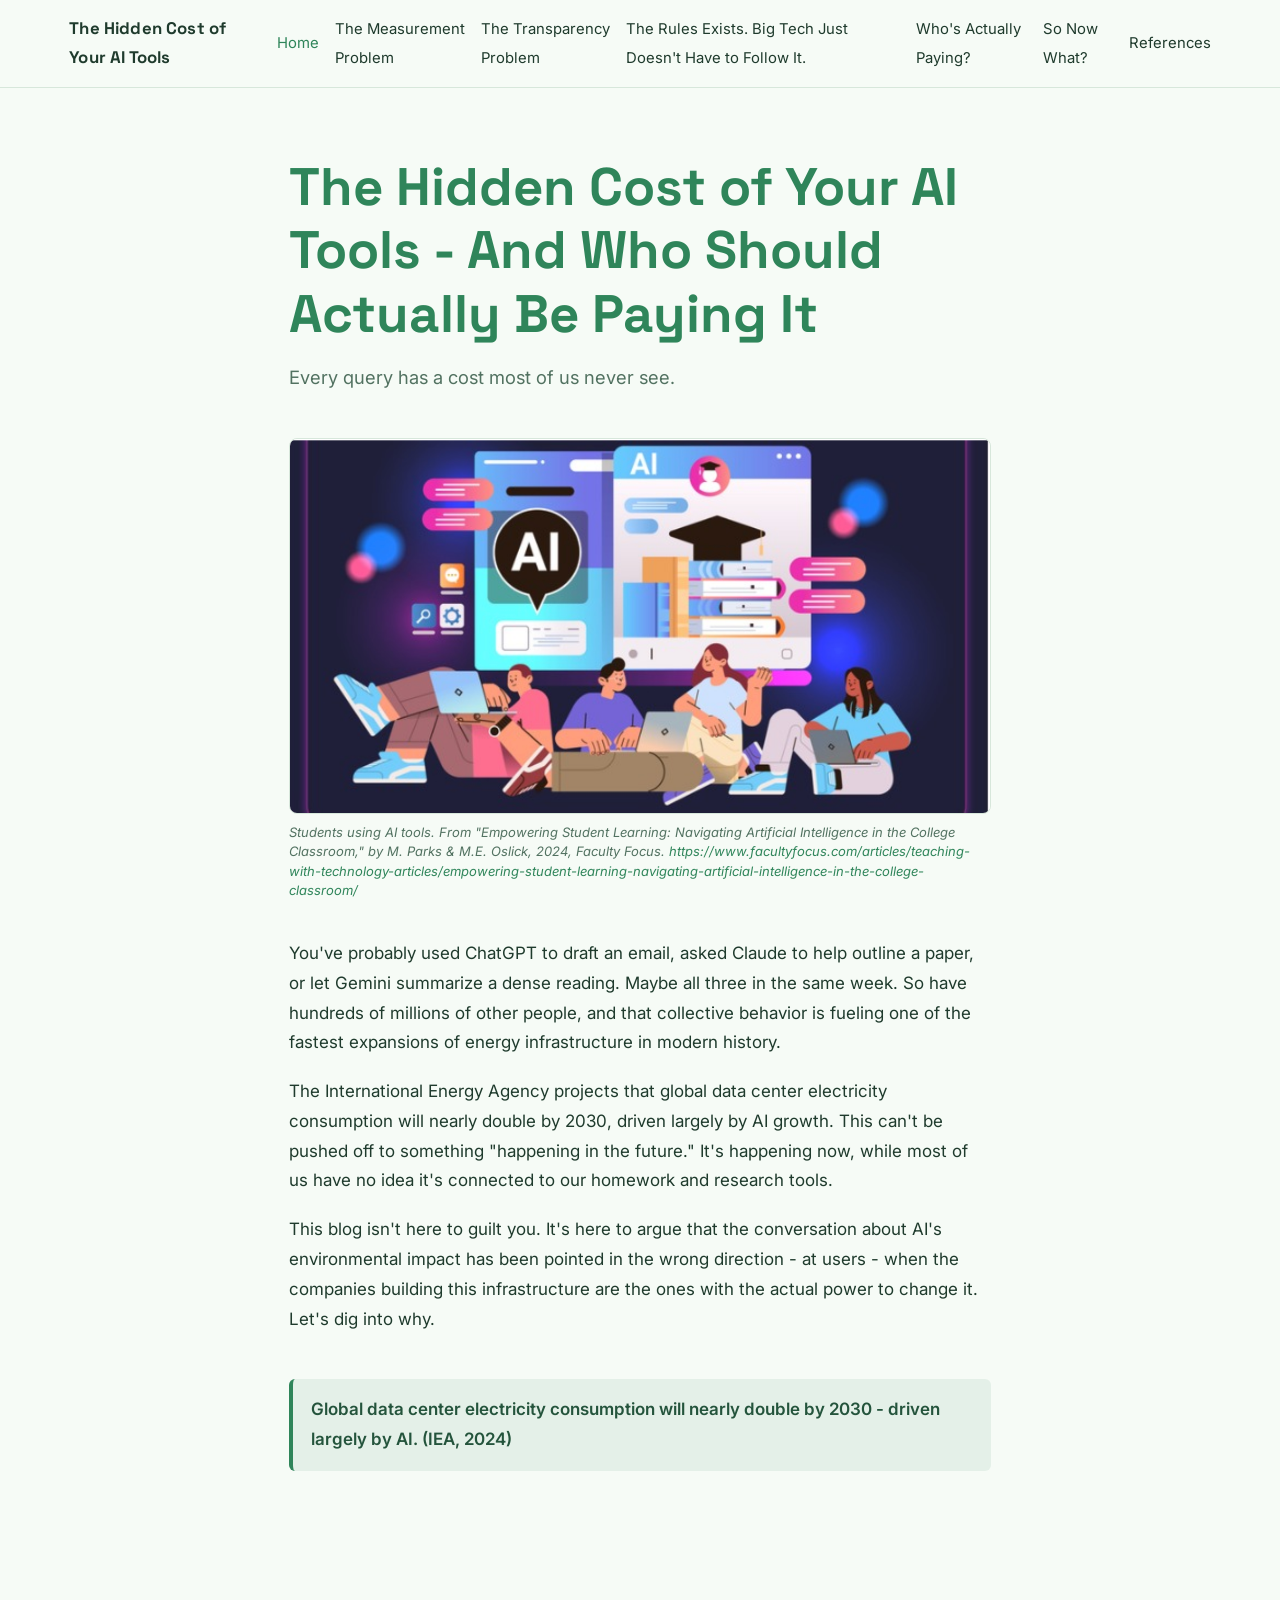
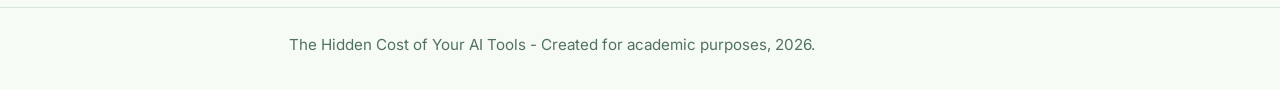
<file: index.html>
<!DOCTYPE html>
<html lang="en">
  <head>
    <meta charset="UTF-8" />
    <meta name="viewport" content="width=device-width, initial-scale=1.0" />
    <title>The Hidden Cost of Your AI Tools</title>
    <link rel="preconnect" href="https://fonts.googleapis.com" />
    <link rel="preconnect" href="https://fonts.gstatic.com" crossorigin />
    <link
      href="https://fonts.googleapis.com/css2?family=Inter:wght@400;500;600;700&family=Space+Grotesk:wght@500;600;700&display=swap"
      rel="stylesheet"
    />
    <link rel="stylesheet" href="css/style.css?v=2" />
  </head>
  <body>
    <header class="site-header">
      <div class="nav-container">
        <a class="site-title" href="index.html">The Hidden Cost of Your AI Tools</a>
        <button class="menu-toggle" type="button" aria-expanded="false" aria-label="Toggle navigation menu">Menu</button>
        <ul class="nav-links" id="navLinks">
          <li><a class="active" href="index.html">Home</a></li>
          <li><a href="measurement.html">The Measurement Problem</a></li>
          <li><a href="transparency.html">The Transparency Problem</a></li>
          <li><a href="regulation.html">The Rules Exists. Big Tech Just Doesn't Have to Follow It.</a></li>
          <li><a href="equity.html">Who's Actually Paying?</a></li>
          <li><a href="conclusion.html">So Now What?</a></li>
          <li><a href="references.html">References</a></li>
        </ul>
      </div>
    </header>

    <main>
      <section>
        <h1>The Hidden Cost of Your AI Tools - And Who Should Actually Be Paying It</h1>
        <p class="hero-subheading">Every query has a cost most of us never see.</p>
      </section>

      <figure>
        <img src="images/home.png" alt="A student using a laptop with AI tools" />
        <figcaption>
          Students using AI tools. From "Empowering Student Learning: Navigating Artificial Intelligence in the College Classroom," by M. Parks
          &amp; M.E. Oslick, 2024, Faculty Focus.
          <a
            href="https://www.facultyfocus.com/articles/teaching-with-technology-articles/empowering-student-learning-navigating-artificial-intelligence-in-the-college-classroom/"
            target="_blank"
            rel="noopener noreferrer"
            >https://www.facultyfocus.com/articles/teaching-with-technology-articles/empowering-student-learning-navigating-artificial-intelligence-in-the-college-classroom/</a
          >
        </figcaption>
      </figure>

      <section>
        <p>
          You've probably used ChatGPT to draft an email, asked Claude to help outline a paper, or let Gemini summarize a dense reading. Maybe all
          three in the same week. So have hundreds of millions of other people, and that collective behavior is fueling one of the fastest
          expansions of energy infrastructure in modern history.
        </p>
        <p>
          The International Energy Agency projects that global data center electricity consumption will nearly double by 2030, driven largely by AI
          growth. This can't be pushed off to something "happening in the future." It's happening now, while most of us have no idea it's connected
          to our homework and research tools.
        </p>
        <p>
          This blog isn't here to guilt you. It's here to argue that the conversation about AI's environmental impact has been pointed in the wrong
          direction - at users - when the companies building this infrastructure are the ones with the actual power to change it. Let's dig into
          why.
        </p>
      </section>

      <aside class="callout">
        Global data center electricity consumption will nearly double by 2030 - driven largely by AI. (IEA, 2024)
      </aside>
    </main>

    <footer class="site-footer">
      <div class="footer-inner">The Hidden Cost of Your AI Tools - Created for academic purposes, 2026.</div>
    </footer>

    <script>
      const menuToggle = document.querySelector(".menu-toggle");
      const navLinks = document.querySelector("#navLinks");
      menuToggle.addEventListener("click", () => {
        navLinks.classList.toggle("open");
        const expanded = menuToggle.getAttribute("aria-expanded") === "true";
        menuToggle.setAttribute("aria-expanded", String(!expanded));
      });
    </script>
  </body>
</html>
</file>
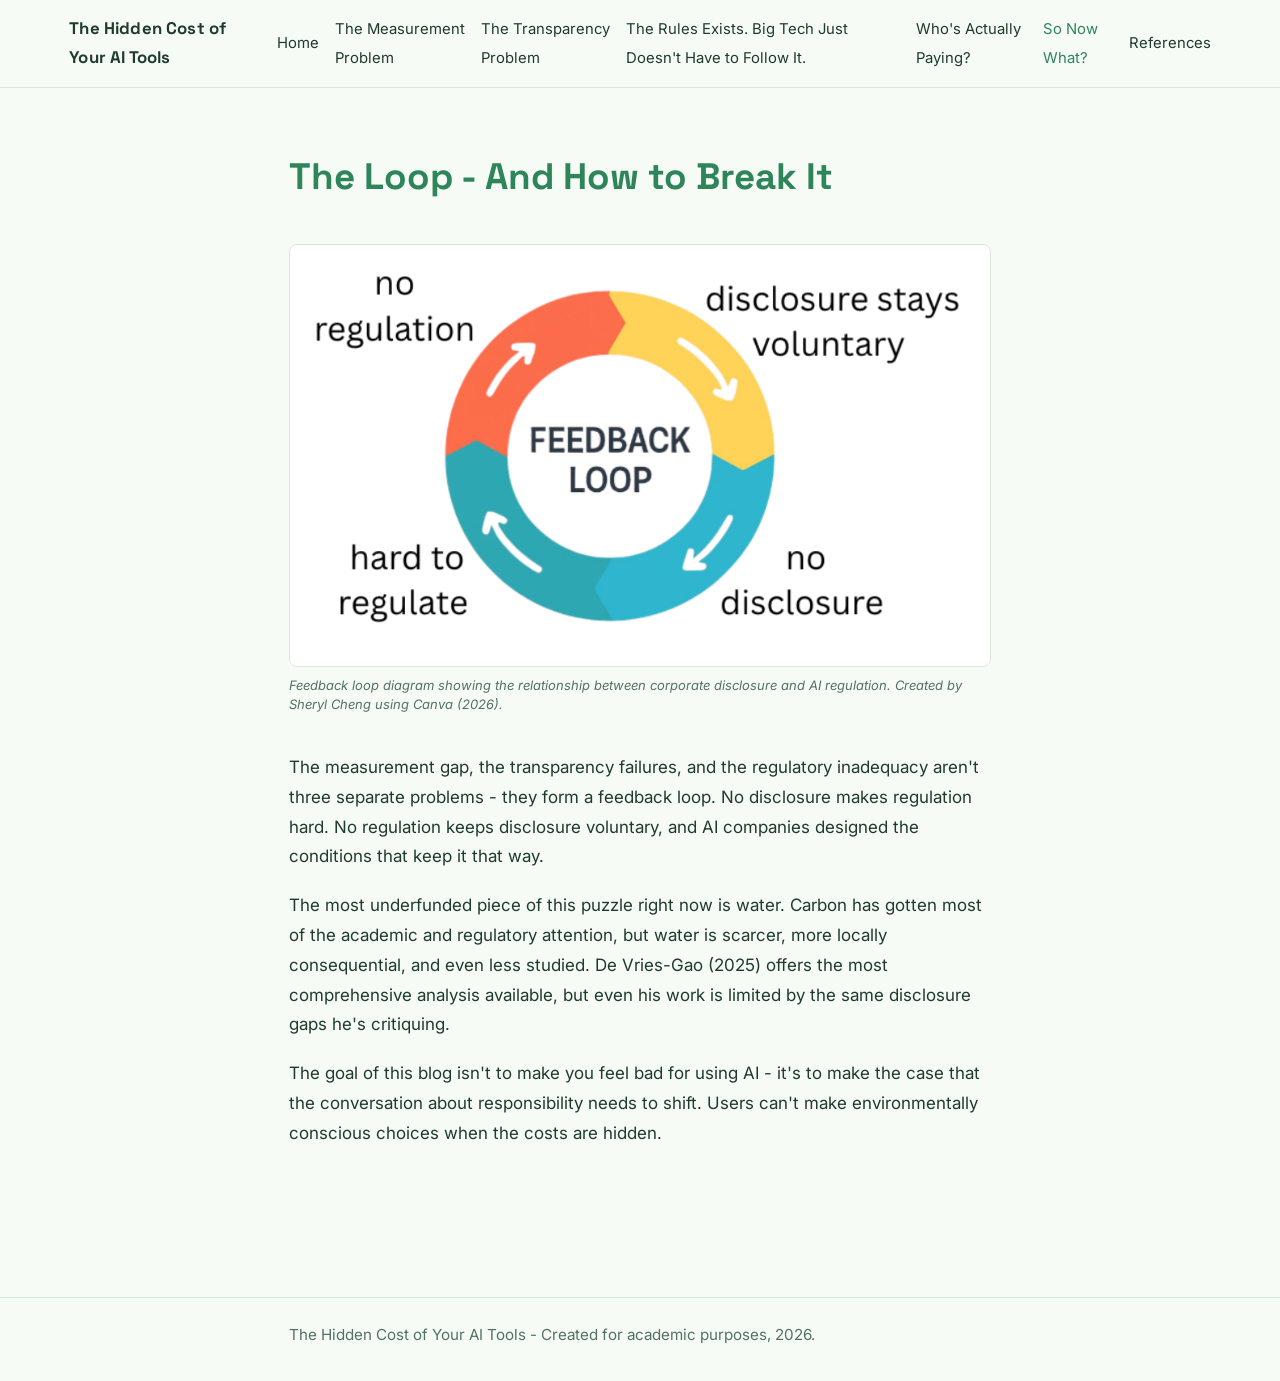
<file: conclusion.html>
<!DOCTYPE html>
<html lang="en">
  <head>
    <meta charset="UTF-8" />
    <meta name="viewport" content="width=device-width, initial-scale=1.0" />
    <title>So Now What? | The Hidden Cost of Your AI Tools</title>
    <link rel="preconnect" href="https://fonts.googleapis.com" />
    <link rel="preconnect" href="https://fonts.gstatic.com" crossorigin />
    <link
      href="https://fonts.googleapis.com/css2?family=Inter:wght@400;500;600;700&family=Space+Grotesk:wght@500;600;700&display=swap"
      rel="stylesheet"
    />
    <link rel="stylesheet" href="css/style.css?v=2" />
  </head>
  <body>
    <header class="site-header">
      <div class="nav-container">
        <a class="site-title" href="index.html">The Hidden Cost of Your AI Tools</a>
        <button class="menu-toggle" type="button" aria-expanded="false" aria-label="Toggle navigation menu">Menu</button>
        <ul class="nav-links" id="navLinks">
          <li><a href="index.html">Home</a></li>
          <li><a href="measurement.html">The Measurement Problem</a></li>
          <li><a href="transparency.html">The Transparency Problem</a></li>
          <li><a href="regulation.html">The Rules Exists. Big Tech Just Doesn't Have to Follow It.</a></li>
          <li><a href="equity.html">Who's Actually Paying?</a></li>
          <li><a class="active" href="conclusion.html">So Now What?</a></li>
          <li><a href="references.html">References</a></li>
        </ul>
      </div>
    </header>

    <main>
      <section>
        <h2>The Loop - And How to Break It</h2>
      </section>

      <figure>
        <img src="images/feedbackloop.png" alt="Feedback loop diagram showing the relationship between corporate disclosure and AI regulation" />
        <figcaption>Feedback loop diagram showing the relationship between corporate disclosure and AI regulation. Created by Sheryl Cheng using Canva (2026).</figcaption>
      </figure>

      <section>
        <p>
          The measurement gap, the transparency failures, and the regulatory inadequacy aren't three separate problems - they form a feedback loop.
          No disclosure makes regulation hard. No regulation keeps disclosure voluntary, and AI companies designed the conditions that keep it that
          way.
        </p>
        <p>
          The most underfunded piece of this puzzle right now is water. Carbon has gotten most of the academic and regulatory attention, but water
          is scarcer, more locally consequential, and even less studied. De Vries-Gao (2025) offers the most comprehensive analysis available, but
          even his work is limited by the same disclosure gaps he's critiquing.
        </p>
        <p>
          The goal of this blog isn't to make you feel bad for using AI - it's to make the case that the conversation about responsibility needs to
          shift. Users can't make environmentally conscious choices when the costs are hidden.
        </p>
      </section>
    </main>

    <footer class="site-footer">
      <div class="footer-inner">The Hidden Cost of Your AI Tools - Created for academic purposes, 2026.</div>
    </footer>

    <script>
      const menuToggle = document.querySelector(".menu-toggle");
      const navLinks = document.querySelector("#navLinks");
      menuToggle.addEventListener("click", () => {
        navLinks.classList.toggle("open");
        const expanded = menuToggle.getAttribute("aria-expanded") === "true";
        menuToggle.setAttribute("aria-expanded", String(!expanded));
      });
    </script>
  </body>
</html>
</file>
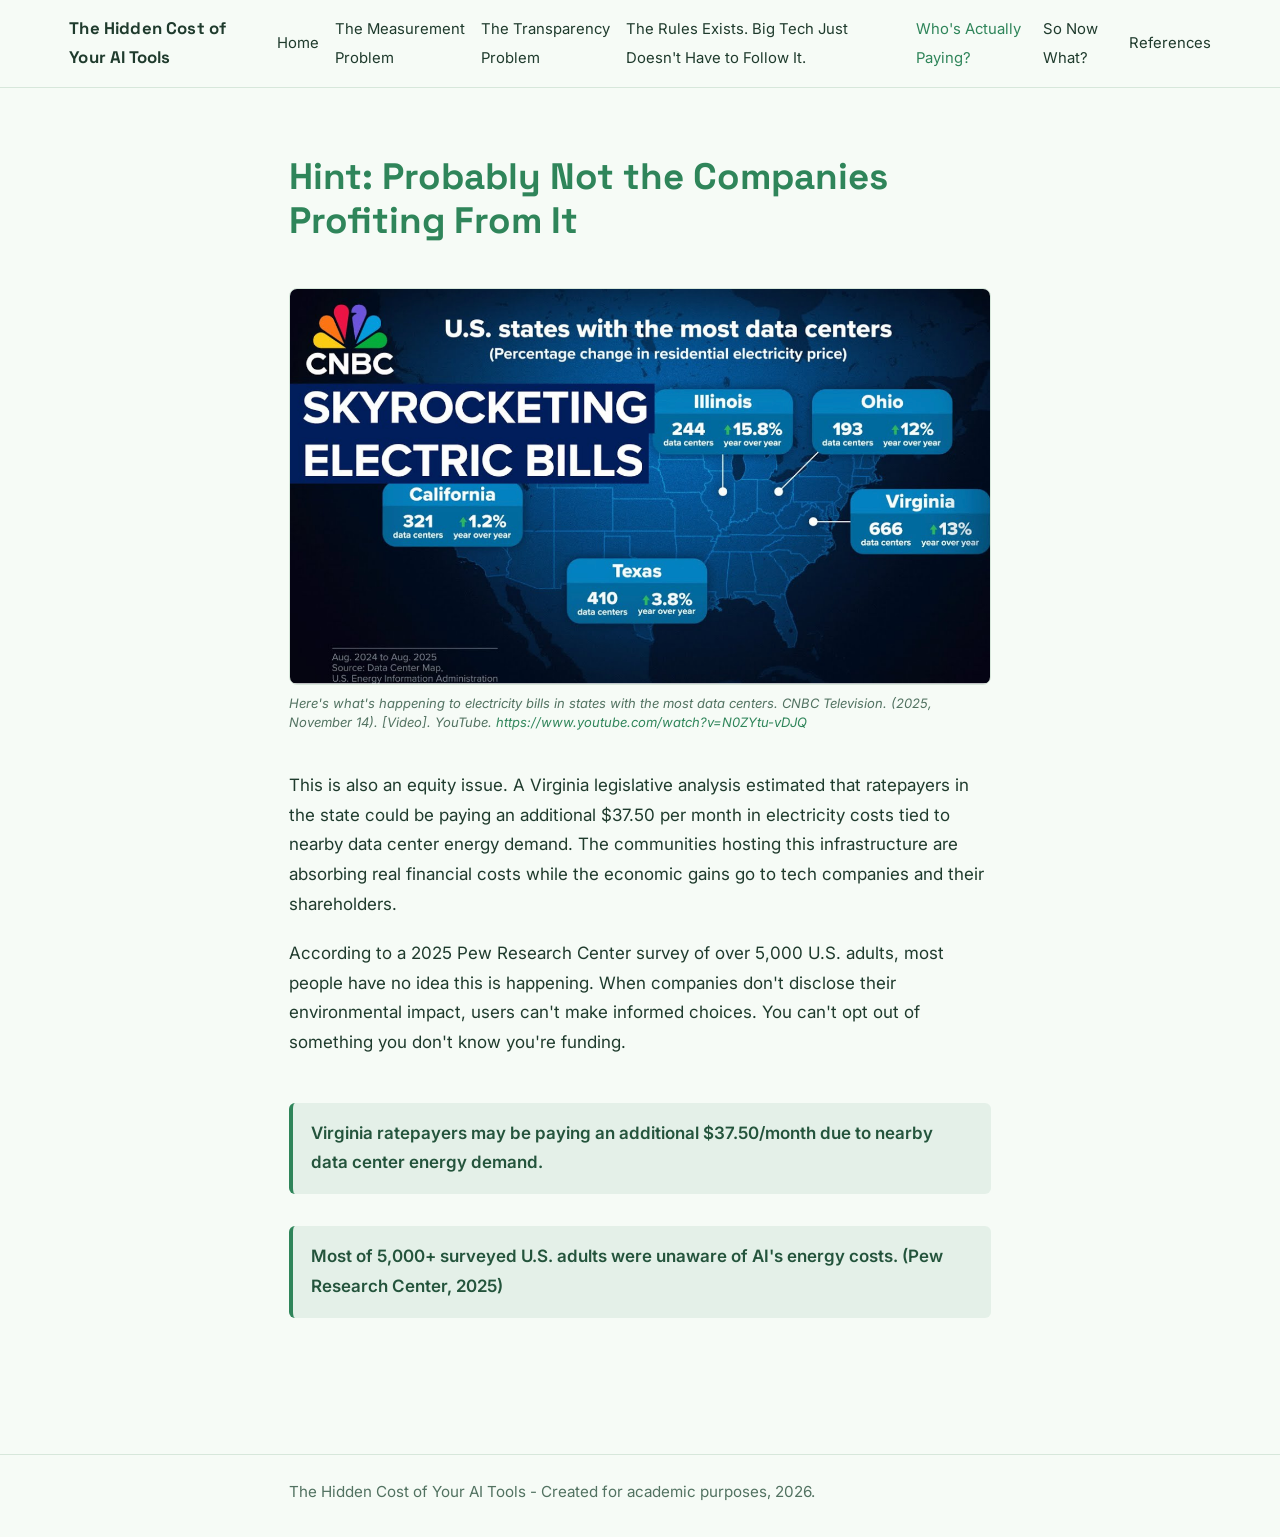
<file: equity.html>
<!DOCTYPE html>
<html lang="en">
  <head>
    <meta charset="UTF-8" />
    <meta name="viewport" content="width=device-width, initial-scale=1.0" />
    <title>Who's Actually Paying? | The Hidden Cost of Your AI Tools</title>
    <link rel="preconnect" href="https://fonts.googleapis.com" />
    <link rel="preconnect" href="https://fonts.gstatic.com" crossorigin />
    <link
      href="https://fonts.googleapis.com/css2?family=Inter:wght@400;500;600;700&family=Space+Grotesk:wght@500;600;700&display=swap"
      rel="stylesheet"
    />
    <link rel="stylesheet" href="css/style.css?v=2" />
  </head>
  <body>
    <header class="site-header">
      <div class="nav-container">
        <a class="site-title" href="index.html">The Hidden Cost of Your AI Tools</a>
        <button class="menu-toggle" type="button" aria-expanded="false" aria-label="Toggle navigation menu">Menu</button>
        <ul class="nav-links" id="navLinks">
          <li><a href="index.html">Home</a></li>
          <li><a href="measurement.html">The Measurement Problem</a></li>
          <li><a href="transparency.html">The Transparency Problem</a></li>
          <li><a href="regulation.html">The Rules Exists. Big Tech Just Doesn't Have to Follow It.</a></li>
          <li><a class="active" href="equity.html">Who's Actually Paying?</a></li>
          <li><a href="conclusion.html">So Now What?</a></li>
          <li><a href="references.html">References</a></li>
        </ul>
      </div>
    </header>

    <main>
      <section>
        <h2>Hint: Probably Not the Companies Profiting From It</h2>
      </section>

      <figure>
        <img src="images/equity.png" alt="Electricity bill graphic with data center cost callout" />
        <figcaption>
          Here's what's happening to electricity bills in states with the most data centers. CNBC Television. (2025, November 14). [Video].
          YouTube.
          <a href="https://www.youtube.com/watch?v=N0ZYtu-vDJQ" target="_blank" rel="noopener noreferrer"
            >https://www.youtube.com/watch?v=N0ZYtu-vDJQ</a
          >
        </figcaption>
      </figure>

      <section>
        <p>
          This is also an equity issue. A Virginia legislative analysis estimated that ratepayers in the state could be paying an additional $37.50
          per month in electricity costs tied to nearby data center energy demand. The communities hosting this infrastructure are absorbing real
          financial costs while the economic gains go to tech companies and their shareholders.
        </p>
        <p>
          According to a 2025 Pew Research Center survey of over 5,000 U.S. adults, most people have no idea this is happening. When companies
          don't disclose their environmental impact, users can't make informed choices. You can't opt out of something you don't know you're funding.
        </p>
      </section>

      <aside class="callout">
        Virginia ratepayers may be paying an additional $37.50/month due to nearby data center energy demand.
      </aside>
      <aside class="callout">Most of 5,000+ surveyed U.S. adults were unaware of AI's energy costs. (Pew Research Center, 2025)</aside>
    </main>

    <footer class="site-footer">
      <div class="footer-inner">The Hidden Cost of Your AI Tools - Created for academic purposes, 2026.</div>
    </footer>

    <script>
      const menuToggle = document.querySelector(".menu-toggle");
      const navLinks = document.querySelector("#navLinks");
      menuToggle.addEventListener("click", () => {
        navLinks.classList.toggle("open");
        const expanded = menuToggle.getAttribute("aria-expanded") === "true";
        menuToggle.setAttribute("aria-expanded", String(!expanded));
      });
    </script>
  </body>
</html>
</file>
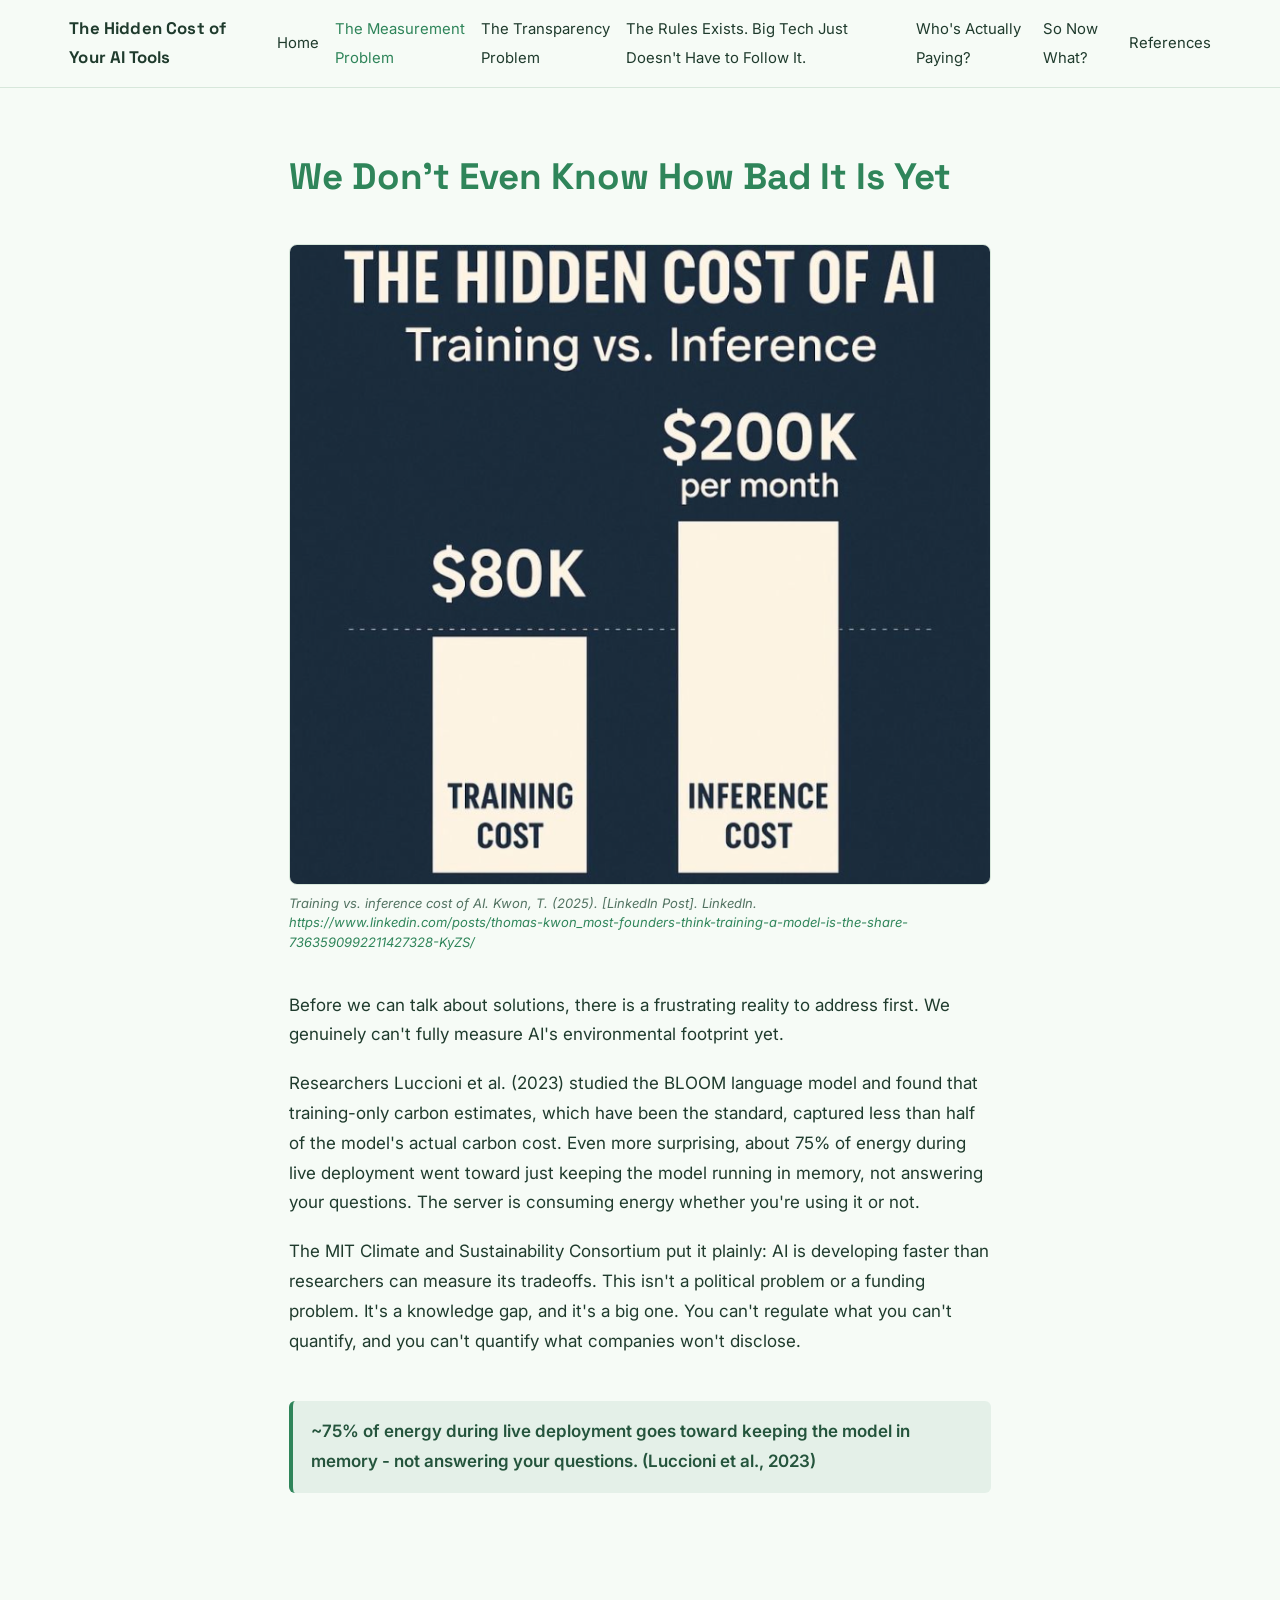
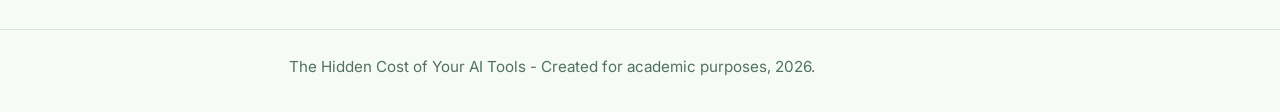
<file: measurement.html>
<!DOCTYPE html>
<html lang="en">
  <head>
    <meta charset="UTF-8" />
    <meta name="viewport" content="width=device-width, initial-scale=1.0" />
    <title>The Measurement Problem | The Hidden Cost of Your AI Tools</title>
    <link rel="preconnect" href="https://fonts.googleapis.com" />
    <link rel="preconnect" href="https://fonts.gstatic.com" crossorigin />
    <link
      href="https://fonts.googleapis.com/css2?family=Inter:wght@400;500;600;700&family=Space+Grotesk:wght@500;600;700&display=swap"
      rel="stylesheet"
    />
    <link rel="stylesheet" href="css/style.css?v=2" />
  </head>
  <body>
    <header class="site-header">
      <div class="nav-container">
        <a class="site-title" href="index.html">The Hidden Cost of Your AI Tools</a>
        <button class="menu-toggle" type="button" aria-expanded="false" aria-label="Toggle navigation menu">Menu</button>
        <ul class="nav-links" id="navLinks">
          <li><a href="index.html">Home</a></li>
          <li><a class="active" href="measurement.html">The Measurement Problem</a></li>
          <li><a href="transparency.html">The Transparency Problem</a></li>
          <li><a href="regulation.html">The Rules Exists. Big Tech Just Doesn't Have to Follow It.</a></li>
          <li><a href="equity.html">Who's Actually Paying?</a></li>
          <li><a href="conclusion.html">So Now What?</a></li>
          <li><a href="references.html">References</a></li>
        </ul>
      </div>
    </header>

    <main>
      <section>
        <h2>We Don't Even Know How Bad It Is Yet</h2>
      </section>

      <figure>
        <img
          src="images/measurement.png"
          alt="Infographic comparing training-only vs full lifecycle carbon estimates"
        />
        <figcaption>
          Training vs. inference cost of AI. Kwon, T. (2025). [LinkedIn Post]. LinkedIn.
          <a
            href="https://www.linkedin.com/posts/thomas-kwon_most-founders-think-training-a-model-is-the-share-7363590992211427328-KyZS/"
            target="_blank"
            rel="noopener noreferrer"
            >https://www.linkedin.com/posts/thomas-kwon_most-founders-think-training-a-model-is-the-share-7363590992211427328-KyZS/</a
          >
        </figcaption>
      </figure>

      <section>
        <p>
          Before we can talk about solutions, there is a frustrating reality to address first. We genuinely can't fully measure AI's environmental
          footprint yet.
        </p>
        <p>
          Researchers Luccioni et al. (2023) studied the BLOOM language model and found that training-only carbon estimates, which have been the
          standard, captured less than half of the model's actual carbon cost. Even more surprising, about 75% of energy during live deployment
          went toward just keeping the model running in memory, not answering your questions. The server is consuming energy whether you're using it
          or not.
        </p>
        <p>
          The MIT Climate and Sustainability Consortium put it plainly: AI is developing faster than researchers can measure its tradeoffs. This
          isn't a political problem or a funding problem. It's a knowledge gap, and it's a big one. You can't regulate what you can't quantify, and
          you can't quantify what companies won't disclose.
        </p>
      </section>

      <aside class="callout">
        ~75% of energy during live deployment goes toward keeping the model in memory - not answering your questions. (Luccioni et al., 2023)
      </aside>
    </main>

    <footer class="site-footer">
      <div class="footer-inner">The Hidden Cost of Your AI Tools - Created for academic purposes, 2026.</div>
    </footer>

    <script>
      const menuToggle = document.querySelector(".menu-toggle");
      const navLinks = document.querySelector("#navLinks");
      menuToggle.addEventListener("click", () => {
        navLinks.classList.toggle("open");
        const expanded = menuToggle.getAttribute("aria-expanded") === "true";
        menuToggle.setAttribute("aria-expanded", String(!expanded));
      });
    </script>
  </body>
</html>
</file>
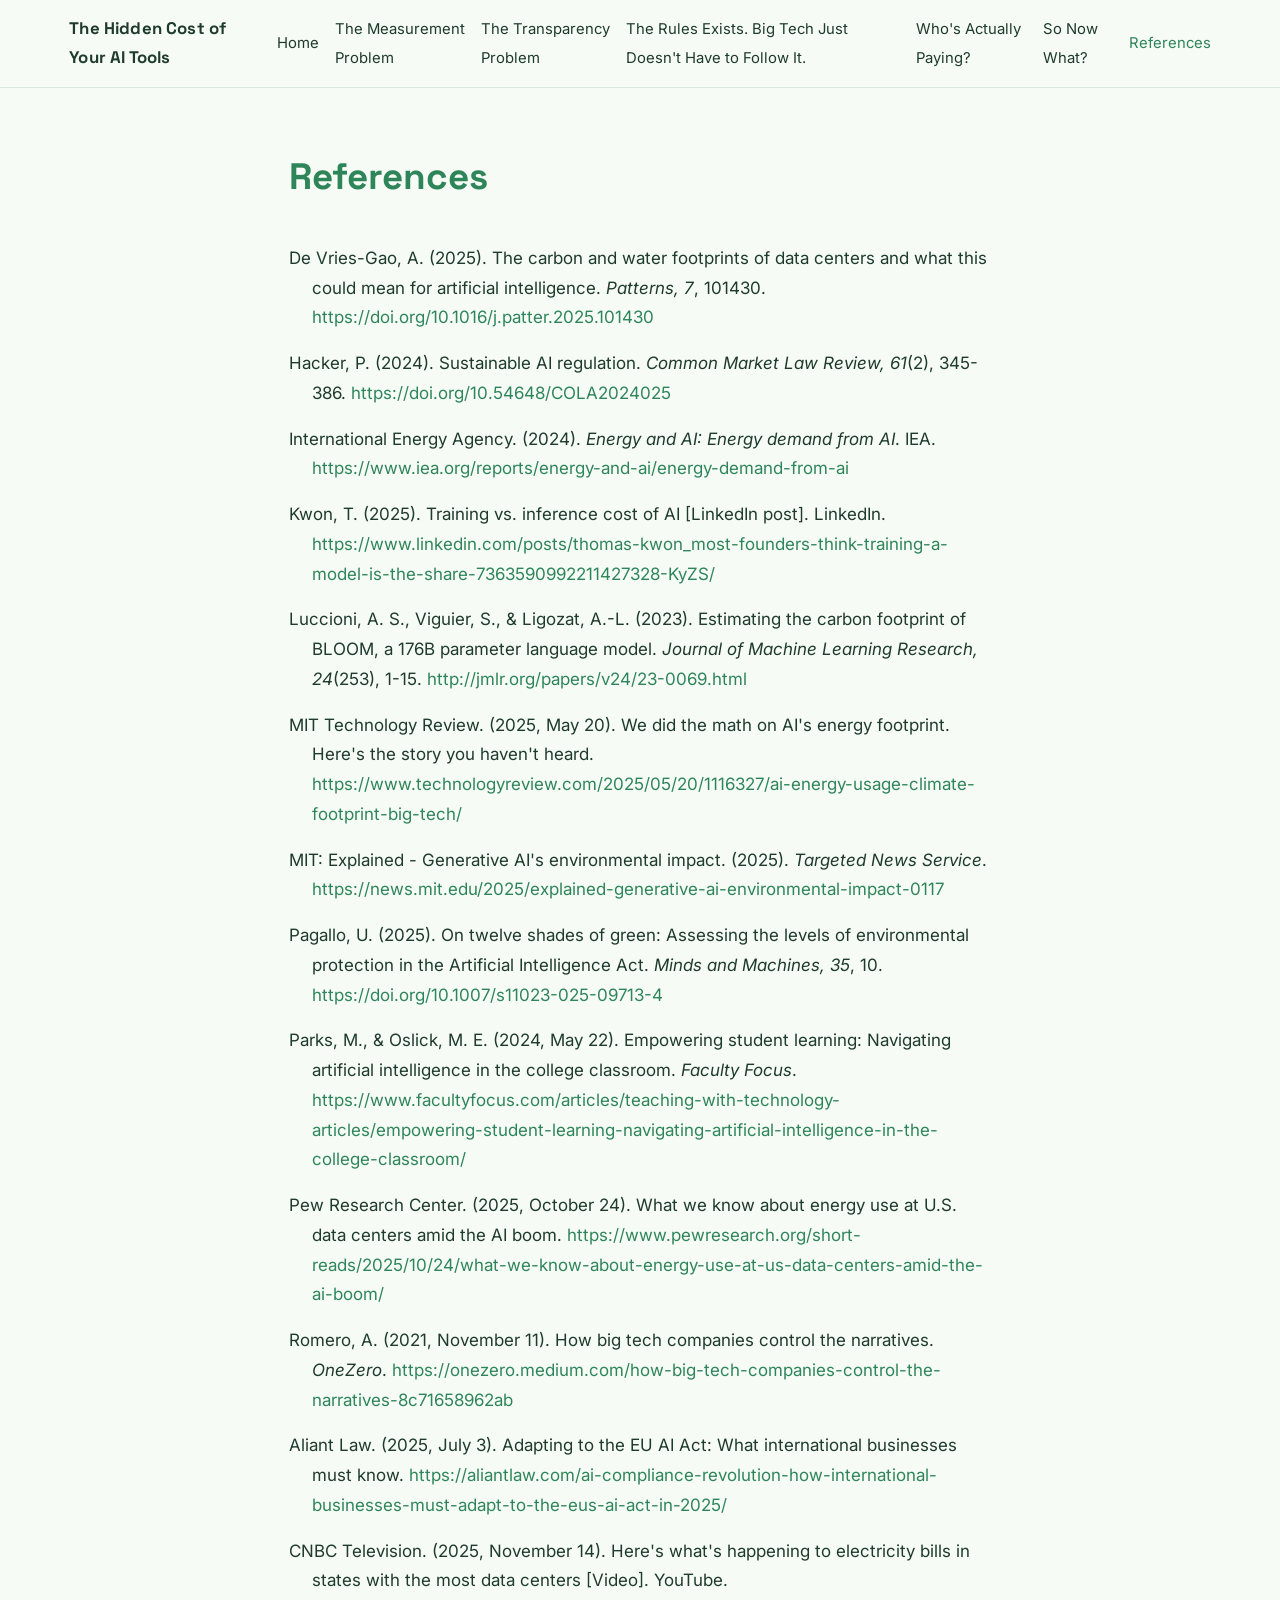
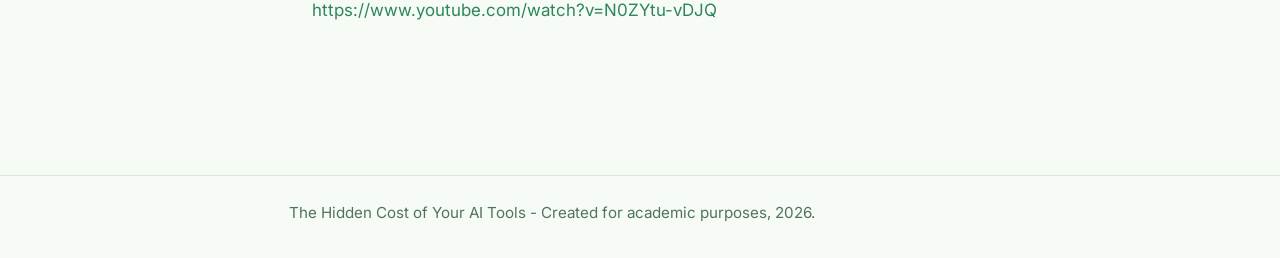
<file: references.html>
<!DOCTYPE html>
<html lang="en">
  <head>
    <meta charset="UTF-8" />
    <meta name="viewport" content="width=device-width, initial-scale=1.0" />
    <title>References | The Hidden Cost of Your AI Tools</title>
    <link rel="preconnect" href="https://fonts.googleapis.com" />
    <link rel="preconnect" href="https://fonts.gstatic.com" crossorigin />
    <link
      href="https://fonts.googleapis.com/css2?family=Inter:wght@400;500;600;700&family=Space+Grotesk:wght@500;600;700&display=swap"
      rel="stylesheet"
    />
    <link rel="stylesheet" href="css/style.css?v=2" />
  </head>
  <body>
    <header class="site-header">
      <div class="nav-container">
        <a class="site-title" href="index.html">The Hidden Cost of Your AI Tools</a>
        <button class="menu-toggle" type="button" aria-expanded="false" aria-label="Toggle navigation menu">Menu</button>
        <ul class="nav-links" id="navLinks">
          <li><a href="index.html">Home</a></li>
          <li><a href="measurement.html">The Measurement Problem</a></li>
          <li><a href="transparency.html">The Transparency Problem</a></li>
          <li><a href="regulation.html">The Rules Exists. Big Tech Just Doesn't Have to Follow It.</a></li>
          <li><a href="equity.html">Who's Actually Paying?</a></li>
          <li><a href="conclusion.html">So Now What?</a></li>
          <li><a class="active" href="references.html">References</a></li>
        </ul>
      </div>
    </header>

    <main>
      <section>
        <h2>References</h2>
      </section>

      <section>
        <ul class="references-list">
          <li>
            De Vries-Gao, A. (2025). The carbon and water footprints of data centers and what this could mean for artificial intelligence.
            <em>Patterns, 7</em>, 101430.
            <a href="https://doi.org/10.1016/j.patter.2025.101430" target="_blank" rel="noopener noreferrer"
              >https://doi.org/10.1016/j.patter.2025.101430</a
            >
          </li>
          <li>
            Hacker, P. (2024). Sustainable AI regulation. <em>Common Market Law Review, 61</em>(2), 345-386.
            <a href="https://doi.org/10.54648/COLA2024025" target="_blank" rel="noopener noreferrer">https://doi.org/10.54648/COLA2024025</a>
          </li>
          <li>
            International Energy Agency. (2024). <em>Energy and AI: Energy demand from AI</em>. IEA.
            <a href="https://www.iea.org/reports/energy-and-ai/energy-demand-from-ai" target="_blank" rel="noopener noreferrer"
              >https://www.iea.org/reports/energy-and-ai/energy-demand-from-ai</a
            >
          </li>
          <li>
            Kwon, T. (2025). Training vs. inference cost of AI [LinkedIn post]. LinkedIn.
            <a
              href="https://www.linkedin.com/posts/thomas-kwon_most-founders-think-training-a-model-is-the-share-7363590992211427328-KyZS/"
              target="_blank"
              rel="noopener noreferrer"
              >https://www.linkedin.com/posts/thomas-kwon_most-founders-think-training-a-model-is-the-share-7363590992211427328-KyZS/</a
            >
          </li>
          <li>
            Luccioni, A. S., Viguier, S., &amp; Ligozat, A.-L. (2023). Estimating the carbon footprint of BLOOM, a 176B parameter language model.
            <em>Journal of Machine Learning Research, 24</em>(253), 1-15.
            <a href="http://jmlr.org/papers/v24/23-0069.html" target="_blank" rel="noopener noreferrer">http://jmlr.org/papers/v24/23-0069.html</a>
          </li>
          <li>
            MIT Technology Review. (2025, May 20). We did the math on AI's energy footprint. Here's the story you haven't heard.
            <a href="https://www.technologyreview.com/2025/05/20/1116327/ai-energy-usage-climate-footprint-big-tech/" target="_blank" rel="noopener noreferrer"
              >https://www.technologyreview.com/2025/05/20/1116327/ai-energy-usage-climate-footprint-big-tech/</a
            >
          </li>
          <li>
            MIT: Explained - Generative AI's environmental impact. (2025). <em>Targeted News Service</em>.
            <a href="https://news.mit.edu/2025/explained-generative-ai-environmental-impact-0117" target="_blank" rel="noopener noreferrer"
              >https://news.mit.edu/2025/explained-generative-ai-environmental-impact-0117</a
            >
          </li>
          <li>
            Pagallo, U. (2025). On twelve shades of green: Assessing the levels of environmental protection in the Artificial Intelligence Act.
            <em>Minds and Machines, 35</em>, 10.
            <a href="https://doi.org/10.1007/s11023-025-09713-4" target="_blank" rel="noopener noreferrer"
              >https://doi.org/10.1007/s11023-025-09713-4</a
            >
          </li>
          <li>
            Parks, M., &amp; Oslick, M. E. (2024, May 22). Empowering student learning: Navigating artificial intelligence in the college classroom.
            <em>Faculty Focus</em>.
            <a
              href="https://www.facultyfocus.com/articles/teaching-with-technology-articles/empowering-student-learning-navigating-artificial-intelligence-in-the-college-classroom/"
              target="_blank"
              rel="noopener noreferrer"
              >https://www.facultyfocus.com/articles/teaching-with-technology-articles/empowering-student-learning-navigating-artificial-intelligence-in-the-college-classroom/</a
            >
          </li>
          <li>
            Pew Research Center. (2025, October 24). What we know about energy use at U.S. data centers amid the AI boom.
            <a href="https://www.pewresearch.org/short-reads/2025/10/24/what-we-know-about-energy-use-at-us-data-centers-amid-the-ai-boom/" target="_blank" rel="noopener noreferrer"
              >https://www.pewresearch.org/short-reads/2025/10/24/what-we-know-about-energy-use-at-us-data-centers-amid-the-ai-boom/</a
            >
          </li>
          <li>
            Romero, A. (2021, November 11). How big tech companies control the narratives. <em>OneZero</em>.
            <a href="https://onezero.medium.com/how-big-tech-companies-control-the-narratives-8c71658962ab" target="_blank" rel="noopener noreferrer"
              >https://onezero.medium.com/how-big-tech-companies-control-the-narratives-8c71658962ab</a
            >
          </li>
          <li>
            Aliant Law. (2025, July 3). Adapting to the EU AI Act: What international businesses must know.
            <a
              href="https://aliantlaw.com/ai-compliance-revolution-how-international-businesses-must-adapt-to-the-eus-ai-act-in-2025/"
              target="_blank"
              rel="noopener noreferrer"
              >https://aliantlaw.com/ai-compliance-revolution-how-international-businesses-must-adapt-to-the-eus-ai-act-in-2025/</a
            >
          </li>
          <li>
            CNBC Television. (2025, November 14). Here's what's happening to electricity bills in states with the most data centers [Video].
            YouTube.
            <a href="https://www.youtube.com/watch?v=N0ZYtu-vDJQ" target="_blank" rel="noopener noreferrer"
              >https://www.youtube.com/watch?v=N0ZYtu-vDJQ</a
            >
          </li>
        </ul>
      </section>
    </main>

    <footer class="site-footer">
      <div class="footer-inner">The Hidden Cost of Your AI Tools - Created for academic purposes, 2026.</div>
    </footer>

    <script>
      const menuToggle = document.querySelector(".menu-toggle");
      const navLinks = document.querySelector("#navLinks");
      menuToggle.addEventListener("click", () => {
        navLinks.classList.toggle("open");
        const expanded = menuToggle.getAttribute("aria-expanded") === "true";
        menuToggle.setAttribute("aria-expanded", String(!expanded));
      });
    </script>
  </body>
</html>
</file>
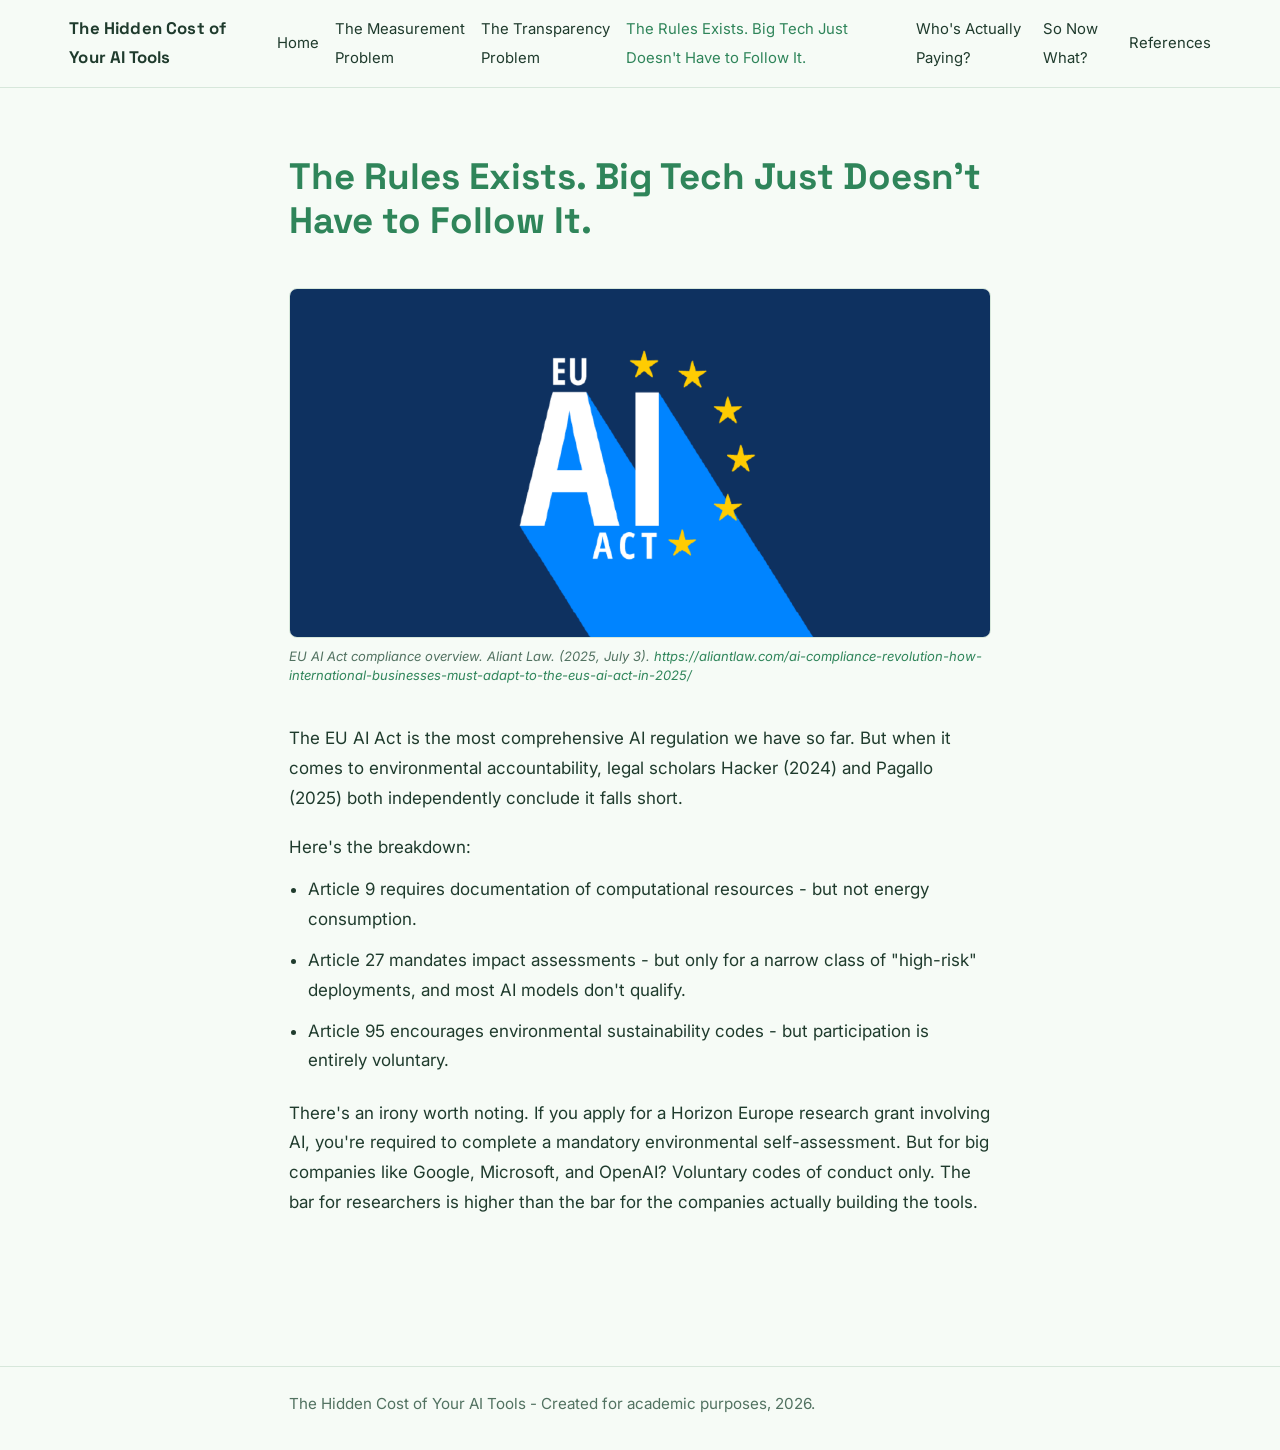
<file: regulation.html>
<!DOCTYPE html>
<html lang="en">
  <head>
    <meta charset="UTF-8" />
    <meta name="viewport" content="width=device-width, initial-scale=1.0" />
    <title>The Regulation Gap | The Hidden Cost of Your AI Tools</title>
    <link rel="preconnect" href="https://fonts.googleapis.com" />
    <link rel="preconnect" href="https://fonts.gstatic.com" crossorigin />
    <link
      href="https://fonts.googleapis.com/css2?family=Inter:wght@400;500;600;700&family=Space+Grotesk:wght@500;600;700&display=swap"
      rel="stylesheet"
    />
    <link rel="stylesheet" href="css/style.css?v=2" />
  </head>
  <body>
    <header class="site-header">
      <div class="nav-container">
        <a class="site-title" href="index.html">The Hidden Cost of Your AI Tools</a>
        <button class="menu-toggle" type="button" aria-expanded="false" aria-label="Toggle navigation menu">Menu</button>
        <ul class="nav-links" id="navLinks">
          <li><a href="index.html">Home</a></li>
          <li><a href="measurement.html">The Measurement Problem</a></li>
          <li><a href="transparency.html">The Transparency Problem</a></li>
          <li><a class="active" href="regulation.html">The Rules Exists. Big Tech Just Doesn't Have to Follow It.</a></li>
          <li><a href="equity.html">Who's Actually Paying?</a></li>
          <li><a href="conclusion.html">So Now What?</a></li>
          <li><a href="references.html">References</a></li>
        </ul>
      </div>
    </header>

    <main>
      <section>
        <h2>The Rules Exists. Big Tech Just Doesn't Have to Follow It.</h2>
      </section>

      <figure>
        <img src="images/regulation.png" alt="EU AI Act articles 9, 27, and 95 with mandatory vs voluntary indicators" />
        <figcaption>
          EU AI Act compliance overview. Aliant Law. (2025, July 3).
          <a
            href="https://aliantlaw.com/ai-compliance-revolution-how-international-businesses-must-adapt-to-the-eus-ai-act-in-2025/"
            target="_blank"
            rel="noopener noreferrer"
            >https://aliantlaw.com/ai-compliance-revolution-how-international-businesses-must-adapt-to-the-eus-ai-act-in-2025/</a
          >
        </figcaption>
      </figure>

      <section>
        <p>
          The EU AI Act is the most comprehensive AI regulation we have so far. But when it comes to environmental accountability, legal scholars
          Hacker (2024) and Pagallo (2025) both independently conclude it falls short.
        </p>
        <p class="list-intro">Here's the breakdown:</p>
        <ul class="content-list">
          <li>Article 9 requires documentation of computational resources - but not energy consumption.</li>
          <li>
            Article 27 mandates impact assessments - but only for a narrow class of "high-risk" deployments, and most AI models don't qualify.
          </li>
          <li>Article 95 encourages environmental sustainability codes - but participation is entirely voluntary.</li>
        </ul>
        <p>
          There's an irony worth noting. If you apply for a Horizon Europe research grant involving AI, you're required to complete a mandatory
          environmental self-assessment. But for big companies like Google, Microsoft, and OpenAI? Voluntary codes of conduct only. The bar for
          researchers is higher than the bar for the companies actually building the tools.
        </p>
      </section>
    </main>

    <footer class="site-footer">
      <div class="footer-inner">The Hidden Cost of Your AI Tools - Created for academic purposes, 2026.</div>
    </footer>

    <script>
      const menuToggle = document.querySelector(".menu-toggle");
      const navLinks = document.querySelector("#navLinks");
      menuToggle.addEventListener("click", () => {
        navLinks.classList.toggle("open");
        const expanded = menuToggle.getAttribute("aria-expanded") === "true";
        menuToggle.setAttribute("aria-expanded", String(!expanded));
      });
    </script>
  </body>
</html>
</file>
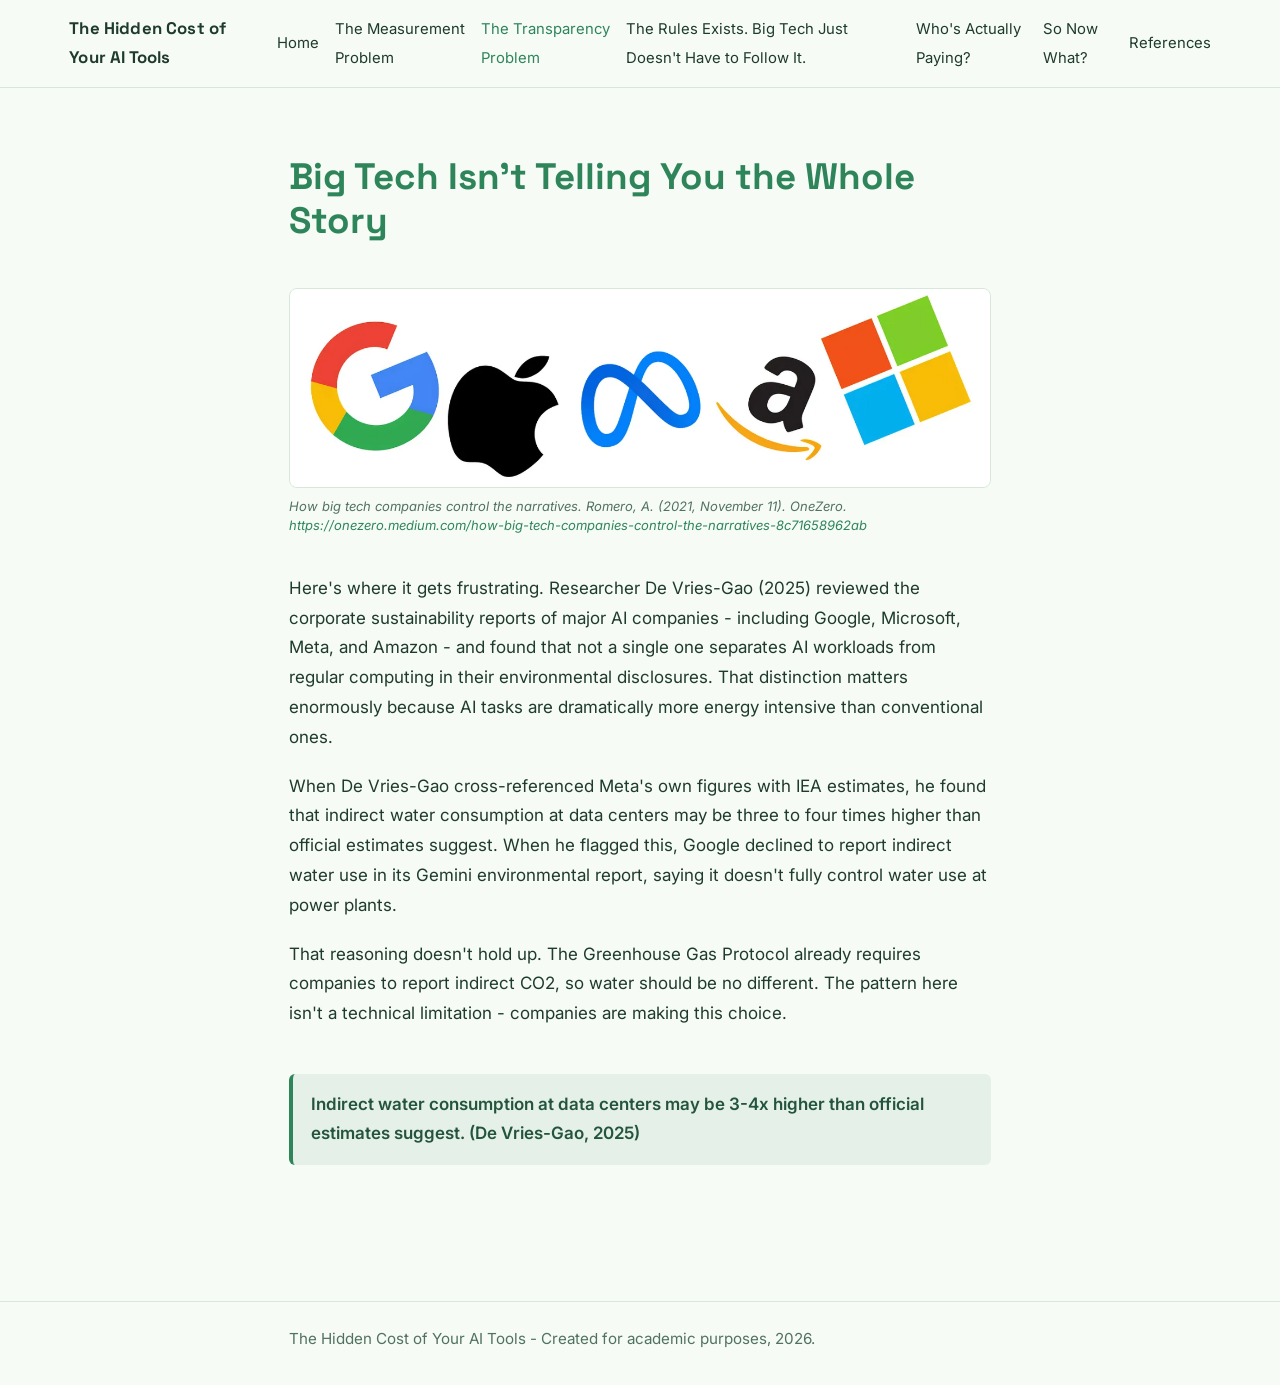
<file: transparency.html>
<!DOCTYPE html>
<html lang="en">
  <head>
    <meta charset="UTF-8" />
    <meta name="viewport" content="width=device-width, initial-scale=1.0" />
    <title>The Transparency Problem | The Hidden Cost of Your AI Tools</title>
    <link rel="preconnect" href="https://fonts.googleapis.com" />
    <link rel="preconnect" href="https://fonts.gstatic.com" crossorigin />
    <link
      href="https://fonts.googleapis.com/css2?family=Inter:wght@400;500;600;700&family=Space+Grotesk:wght@500;600;700&display=swap"
      rel="stylesheet"
    />
    <link rel="stylesheet" href="css/style.css?v=2" />
  </head>
  <body>
    <header class="site-header">
      <div class="nav-container">
        <a class="site-title" href="index.html">The Hidden Cost of Your AI Tools</a>
        <button class="menu-toggle" type="button" aria-expanded="false" aria-label="Toggle navigation menu">Menu</button>
        <ul class="nav-links" id="navLinks">
          <li><a href="index.html">Home</a></li>
          <li><a href="measurement.html">The Measurement Problem</a></li>
          <li><a class="active" href="transparency.html">The Transparency Problem</a></li>
          <li><a href="regulation.html">The Rules Exists. Big Tech Just Doesn't Have to Follow It.</a></li>
          <li><a href="equity.html">Who's Actually Paying?</a></li>
          <li><a href="conclusion.html">So Now What?</a></li>
          <li><a href="references.html">References</a></li>
        </ul>
      </div>
    </header>

    <main>
      <section>
        <h2>Big Tech Isn't Telling You the Whole Story</h2>
      </section>

      <figure>
        <img src="images/transparency.png" alt="Big tech company logos with redacted environmental report overlay" />
        <figcaption>
          How big tech companies control the narratives. Romero, A. (2021, November 11). OneZero.
          <a href="https://onezero.medium.com/how-big-tech-companies-control-the-narratives-8c71658962ab" target="_blank" rel="noopener noreferrer"
            >https://onezero.medium.com/how-big-tech-companies-control-the-narratives-8c71658962ab</a
          >
        </figcaption>
      </figure>

      <section>
        <p>
          Here's where it gets frustrating. Researcher De Vries-Gao (2025) reviewed the corporate sustainability reports of major AI companies -
          including Google, Microsoft, Meta, and Amazon - and found that not a single one separates AI workloads from regular computing in their
          environmental disclosures. That distinction matters enormously because AI tasks are dramatically more energy intensive than conventional
          ones.
        </p>
        <p>
          When De Vries-Gao cross-referenced Meta's own figures with IEA estimates, he found that indirect water consumption at data centers may be
          three to four times higher than official estimates suggest. When he flagged this, Google declined to report indirect water use in its
          Gemini environmental report, saying it doesn't fully control water use at power plants.
        </p>
        <p>
          That reasoning doesn't hold up. The Greenhouse Gas Protocol already requires companies to report indirect CO2, so water should be no
          different. The pattern here isn't a technical limitation - companies are making this choice.
        </p>
      </section>

      <aside class="callout">
        Indirect water consumption at data centers may be 3-4x higher than official estimates suggest. (De Vries-Gao, 2025)
      </aside>
    </main>

    <footer class="site-footer">
      <div class="footer-inner">The Hidden Cost of Your AI Tools - Created for academic purposes, 2026.</div>
    </footer>

    <script>
      const menuToggle = document.querySelector(".menu-toggle");
      const navLinks = document.querySelector("#navLinks");
      menuToggle.addEventListener("click", () => {
        navLinks.classList.toggle("open");
        const expanded = menuToggle.getAttribute("aria-expanded") === "true";
        menuToggle.setAttribute("aria-expanded", String(!expanded));
      });
    </script>
  </body>
</html>
</file>
<file: css/style.css>
:root {
  --bg: #f6fbf6;
  --text: #1f3b2d;
  --muted: #527261;
  --accent: #2f855a;
  --surface: #ffffff;
  --border: #d7e7db;
  --content-width: 740px;
}

* {
  box-sizing: border-box;
}

html,
body {
  margin: 0;
  padding: 0;
  background: var(--bg);
  color: var(--text);
}

body {
  font-family: "Inter", "DM Sans", -apple-system, BlinkMacSystemFont, "Segoe UI", sans-serif;
  font-size: 17px;
  line-height: 1.75;
}

a {
  color: var(--accent);
  text-decoration: none;
  transition: color 0.2s ease, opacity 0.2s ease;
}

a:hover,
a:focus-visible {
  color: #276749;
}

.site-header {
  position: sticky;
  top: 0;
  z-index: 1000;
  background: rgba(246, 251, 246, 0.95);
  backdrop-filter: blur(8px);
  border-bottom: 1px solid var(--border);
}

.nav-container {
  max-width: 1180px;
  margin: 0 auto;
  padding: 0.85rem 1.2rem;
  display: flex;
  align-items: center;
  justify-content: space-between;
  gap: 1rem;
}

.site-title {
  font-family: "Space Grotesk", "Syne", sans-serif;
  font-size: 1.05rem;
  font-weight: 700;
  letter-spacing: 0.01em;
  color: var(--text);
}

.site-title:hover {
  color: var(--accent);
}

.menu-toggle {
  display: none;
  background: transparent;
  border: 1px solid var(--border);
  color: var(--text);
  border-radius: 6px;
  font-size: 1rem;
  padding: 0.35rem 0.55rem;
  cursor: pointer;
}

.nav-links {
  list-style: none;
  margin: 0;
  padding: 0;
  display: flex;
  align-items: center;
  gap: 1rem;
}

.nav-links a {
  color: var(--text);
  font-size: 0.93rem;
}

.nav-links a:hover,
.nav-links a:focus-visible,
.nav-links a.active {
  color: var(--accent);
}

main {
  max-width: var(--content-width);
  margin: 0 auto;
  padding: 4.2rem 1.2rem 5rem;
}

section {
  margin-bottom: 2.8rem;
}

h1,
h2,
h3 {
  font-family: "Space Grotesk", "Syne", sans-serif;
  line-height: 1.2;
  margin-top: 0;
  margin-bottom: 1rem;
  color: var(--accent);
}

h1 {
  font-size: clamp(2.15rem, 4.8vw, 3.3rem);
}

h2 {
  font-size: clamp(1.7rem, 3.4vw, 2.3rem);
}

p {
  margin: 0 0 1.2rem;
}

.hero-subheading {
  font-size: 1.15rem;
  color: var(--muted);
  margin-bottom: 1.8rem;
}

figure {
  margin: 2rem 0 2.4rem;
}

figure img {
  width: 100%;
  max-width: var(--content-width);
  height: auto;
  display: block;
  border-radius: 8px;
  border: 1px solid var(--border);
  background: var(--surface);
}

figcaption {
  margin-top: 0.55rem;
  color: var(--muted);
  font-style: italic;
  font-size: 13px;
  line-height: 1.5;
}

.callout {
  width: 100%;
  margin: 1.8rem 0 2rem;
  padding: 1rem 1.1rem;
  border-left: 4px solid var(--accent);
  background: rgba(47, 133, 90, 0.09);
  border-radius: 6px;
  font-weight: 600;
  color: #24543c;
}

.list-intro {
  margin-bottom: 0.8rem;
}

.content-list {
  margin: 0 0 1.4rem 1.2rem;
  padding: 0;
}

.content-list li {
  margin-bottom: 0.7rem;
}

.references-list {
  list-style: none;
  padding: 0;
  margin: 0;
}

.references-list li {
  margin-bottom: 1rem;
  padding-left: 1.4rem;
  text-indent: -1.4rem;
}

.site-footer {
  border-top: 1px solid var(--border);
  margin-top: 1.5rem;
}

.site-footer .footer-inner {
  max-width: var(--content-width);
  margin: 0 auto;
  padding: 1.5rem 1.2rem 2rem;
  color: var(--muted);
  font-size: 0.95rem;
}

@media (max-width: 980px) {
  .menu-toggle {
    display: inline-flex;
    align-items: center;
    justify-content: center;
  }

  .nav-links {
    position: absolute;
    right: 1.2rem;
    top: calc(100% + 0.5rem);
    flex-direction: column;
    align-items: flex-start;
    gap: 0.3rem;
    width: min(88vw, 360px);
    background: #ffffff;
    border: 1px solid var(--border);
    border-radius: 10px;
    padding: 0.8rem;
    box-shadow: 0 12px 26px rgba(31, 59, 45, 0.16);
    display: none;
  }

  .nav-links.open {
    display: flex;
  }

  .nav-links a {
    display: block;
    padding: 0.35rem 0;
    width: 100%;
  }
}
</file>
